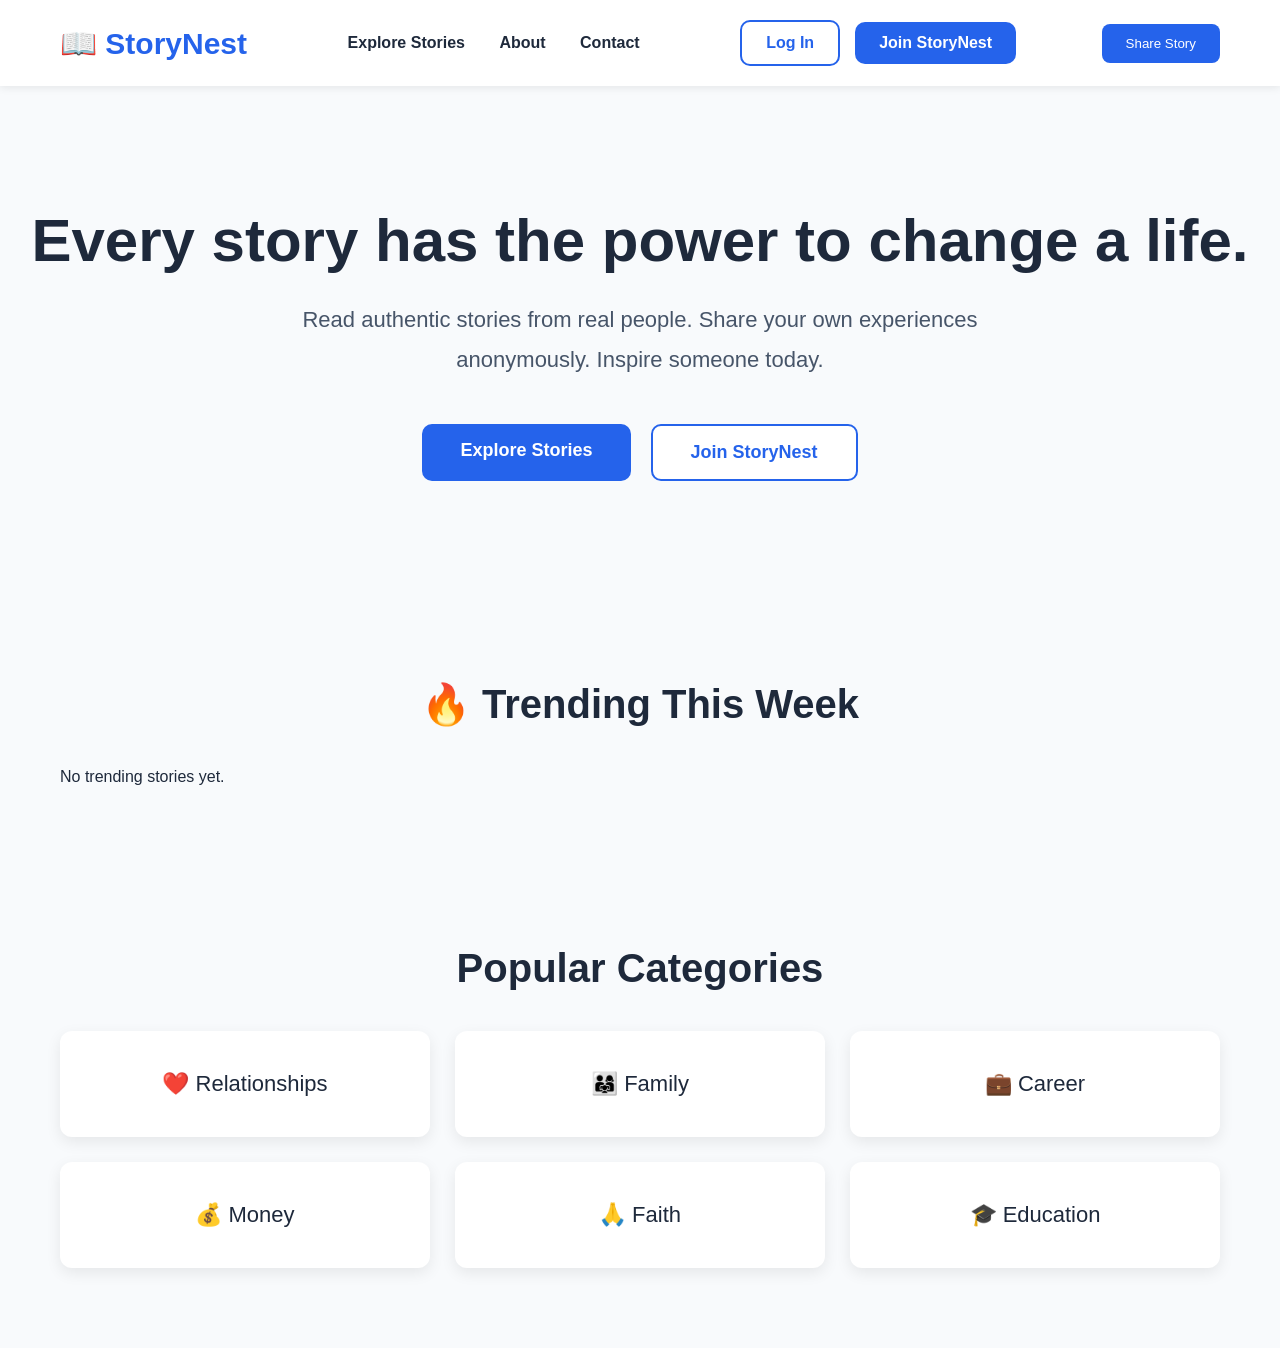
<file: index.html>
<!DOCTYPE html>
<html lang="en">
<head>
    <meta charset="UTF-8">
    <meta name="viewport" content="width=device-width, initial-scale=1.0">
    <title>StoryNest</title>

    <link rel="stylesheet" href="css/style.css">
</head>

<body>

    <header class="navbar">

        <div class="logo">
            📖 StoryNest
        </div>

      <nav>

    <a href="pages/home.html">Explore Stories</a>

    <a href="#">About</a>

    <a href="#">Contact</a>

</nav>

<div class="nav-actions">

    <a href="auth/login.html" class="login-btn">
        Log In
    </a>

    <a href="auth/signup.html" class="signup-btn">
        Join StoryNest
    </a>

</div>

        <button class="share-btn">
            Share Story
        </button>

    </header>

    <main>

        <section class="hero">

           <h1>
    Every story has the power to change a life.
</h1>

    <p>

    Read authentic stories from real people.

    Share your own experiences anonymously.

    Inspire someone today.

</p>

            <div class="hero-buttons">

                <a href="pages/home.html" class="hero-btn">
    Explore Stories
</a>

<a href="auth/signup.html" class="hero-btn secondary">
    Join StoryNest
</a>

            </div>

        </section>
        

<section class="latest-stories">

    <h2>🔥 Trending This Week</h2>

    <div class="story-grid" id="landingTrending"> 

    </div>

</section>

    <section class="categories">

    <h2>Popular Categories</h2>

    <div class="category-grid">

        <div class="card">❤️ Relationships</div>

        <div class="card">👨‍👩‍👧 Family</div>

        <div class="card">💼 Career</div>

        <div class="card">💰 Money</div>

        <div class="card">🙏 Faith</div>

        <div class="card">🎓 Education</div>

    </div>

</section>

    </main>


    <script src="js/script.js"></script>

</body>
</html>
</file>
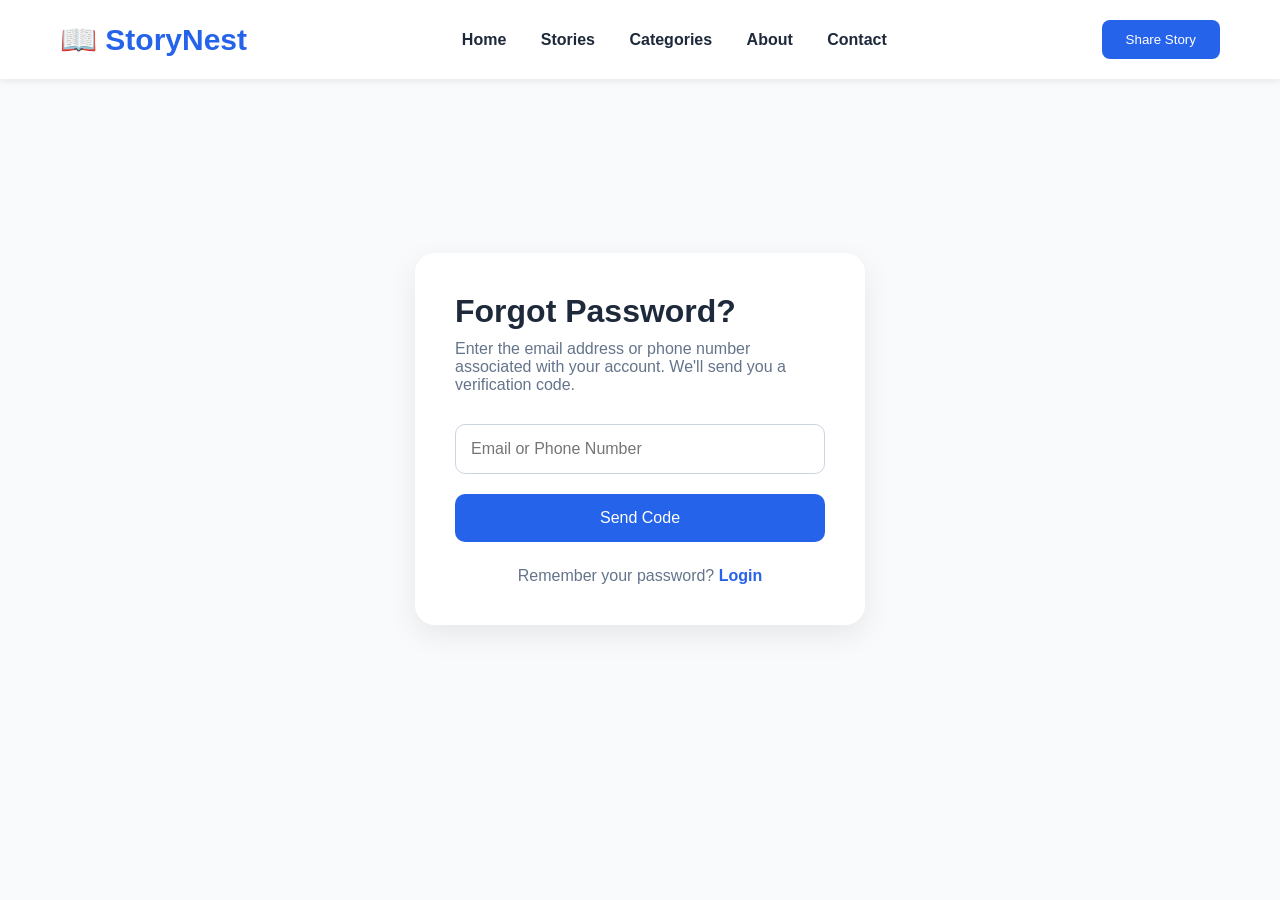
<file: auth/forgot-password.html>
<!DOCTYPE html>
<html lang="en">
<head>
    <meta charset="UTF-8">
    <meta name="viewport" content="width=device-width, initial-scale=1.0">

<title>Forgot Password - StoryNest</title>

    <link rel="stylesheet" href="../css/style.css">
</head>

<body>

 <header class="navbar">

        <div class="logo">
            📖 StoryNest
        </div>

        <nav>

            <a href="#">Home</a>

            <a href="#">Stories</a>

            <a href="#">Categories</a>

            <a href="#">About</a>

            <a href="#">Contact</a>

        </nav>

        <button class="share-btn">
            Share Story
        </button>

    </header>

    <main class="auth-page">

    <div class="auth-card">

    <h1>Forgot Password?</h1>

<p>
Enter the email address or phone number associated with your account.
We'll send you a verification code.
</p>

<form action="verify.html">

    <input
        type="text"
        placeholder="Email or Phone Number"
        required
    >

    <button type="submit">
        Send Code
    </button>

</form>

<div class="auth-footer">

    <p>
        Remember your password?

        <a href="login.html">
            Login
        </a>
    </p>

</div>

    </div>

</main>

<script src="../js/auth.js"></script>

</body>
</html>
</file>
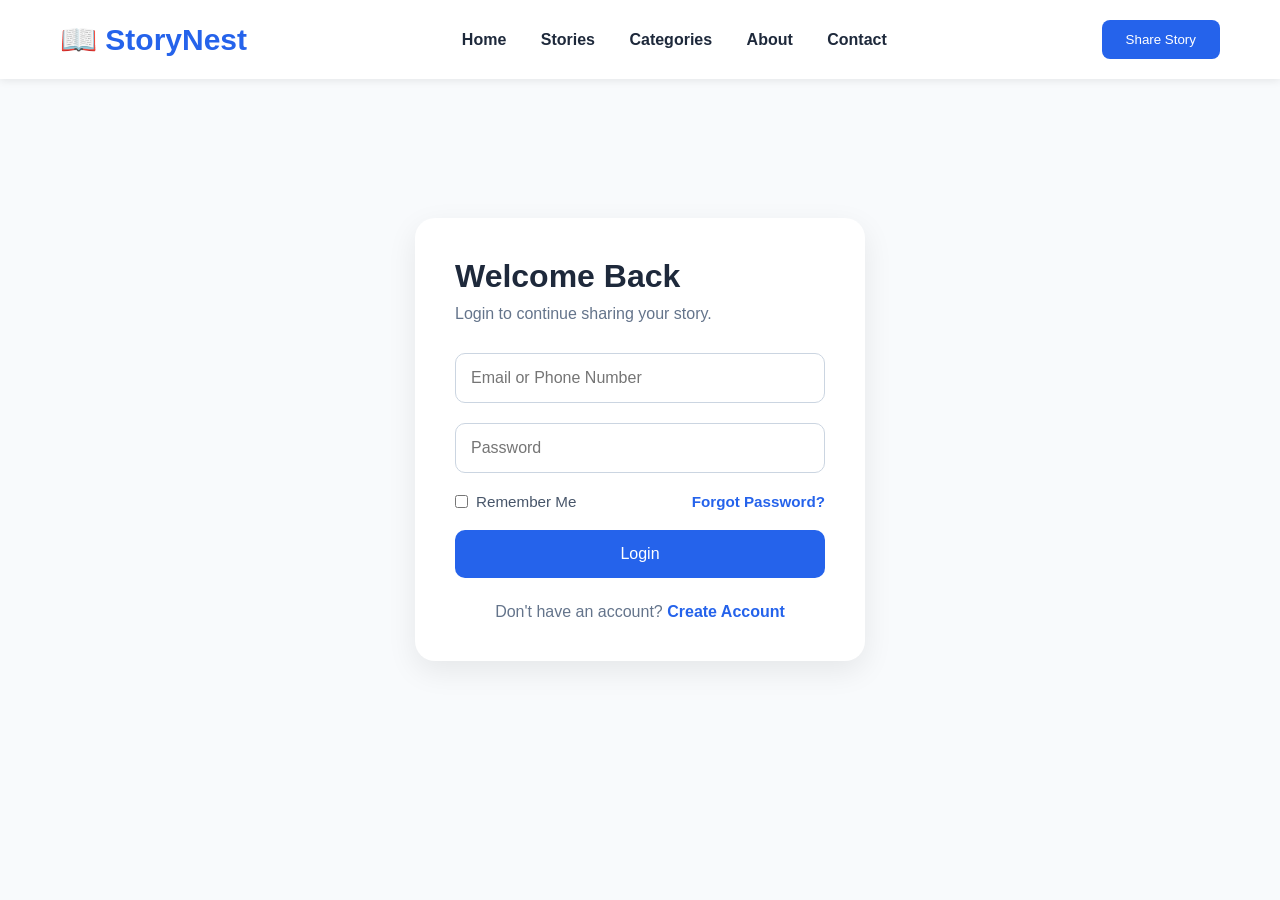
<file: auth/login.html>
<!DOCTYPE html>
<html lang="en">
<head>
    <meta charset="UTF-8">
    <meta name="viewport" content="width=device-width, initial-scale=1.0">

    <title>Login - StoryNest</title>

    <link rel="stylesheet" href="../css/style.css">
</head>

<body>

 <header class="navbar">

        <div class="logo">
            📖 StoryNest
        </div>

        <nav>

            <a href="#">Home</a>

            <a href="#">Stories</a>

            <a href="#">Categories</a>

            <a href="#">About</a>

            <a href="#">Contact</a>

        </nav>

        <button class="share-btn">
            Share Story
        </button>

    </header>

    <main class="auth-page">

    <div class="auth-card">

        <h1>Welcome Back</h1>

<p>Login to continue sharing your story.</p>

<form id="loginForm" action="../index.html">

    <input
        type="text"
        placeholder="Email or Phone Number"
    >

    <input
        type="password"
        placeholder="Password"
    >

    <div class="auth-options">

        <label>

            <input type="checkbox">

            Remember Me

        </label>

     <a href="forgot-password.html">
       Forgot Password?
      </a>

    </div>

    <button type="submit">

        Login

    </button>

</form>

<div class="auth-footer">

    <p>

        Don't have an account?

        <a href="signup.html">

            Create Account

        </a>

    </p>

</div>

    </div>

</main>

<script src="../js/auth.js"></script>

</body>
</html>
</file>
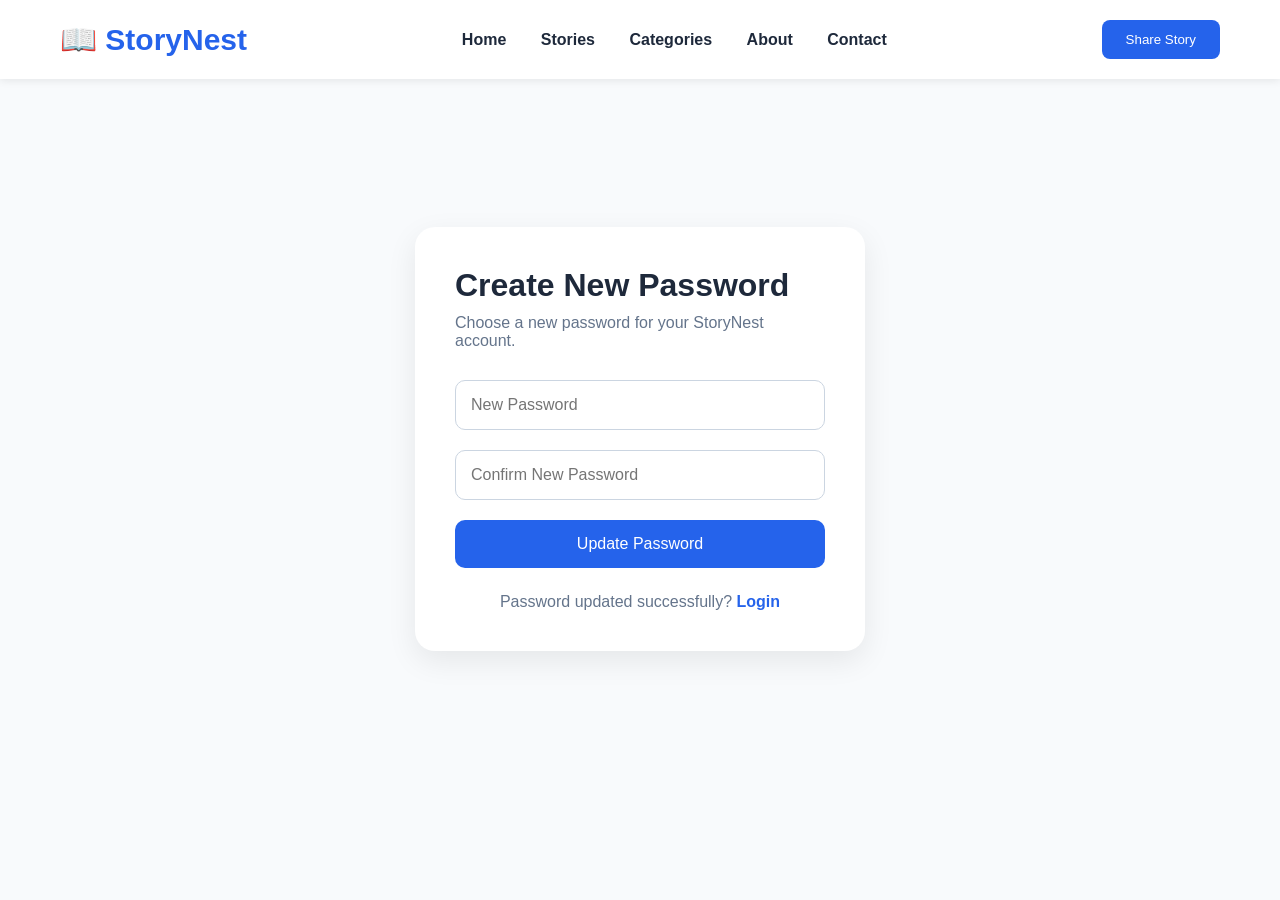
<file: auth/reset-password.html>
<!DOCTYPE html>
<html lang="en">
<head>
    <meta charset="UTF-8">
    <meta name="viewport" content="width=device-width, initial-scale=1.0">

    <title>Reset Password - StoryNest</title>

    <link rel="stylesheet" href="../css/style.css">
</head>

<body>

 <header class="navbar">

        <div class="logo">
            📖 StoryNest
        </div>

        <nav>

            <a href="#">Home</a>

            <a href="#">Stories</a>

            <a href="#">Categories</a>

            <a href="#">About</a>

            <a href="#">Contact</a>

        </nav>

        <button class="share-btn">
            Share Story
        </button>

    </header>

    <main class="auth-page">

    <div class="auth-card">

<h1>Create New Password</h1>

<p>
Choose a new password for your StoryNest account.
</p>

<form action="login.html">

    <input
        type="password"
        placeholder="New Password"
        required
    >

    <input
        type="password"
        placeholder="Confirm New Password"
        required
    >

    <button type="submit">
        Update Password
    </button>

</form>

<div class="auth-footer">

    <p>
        Password updated successfully? <a href="login.html">Login</a>
    </p>

</div>

    </div>

</main>

<script src="../js/auth.js"></script>

</body>
</html>
</file>
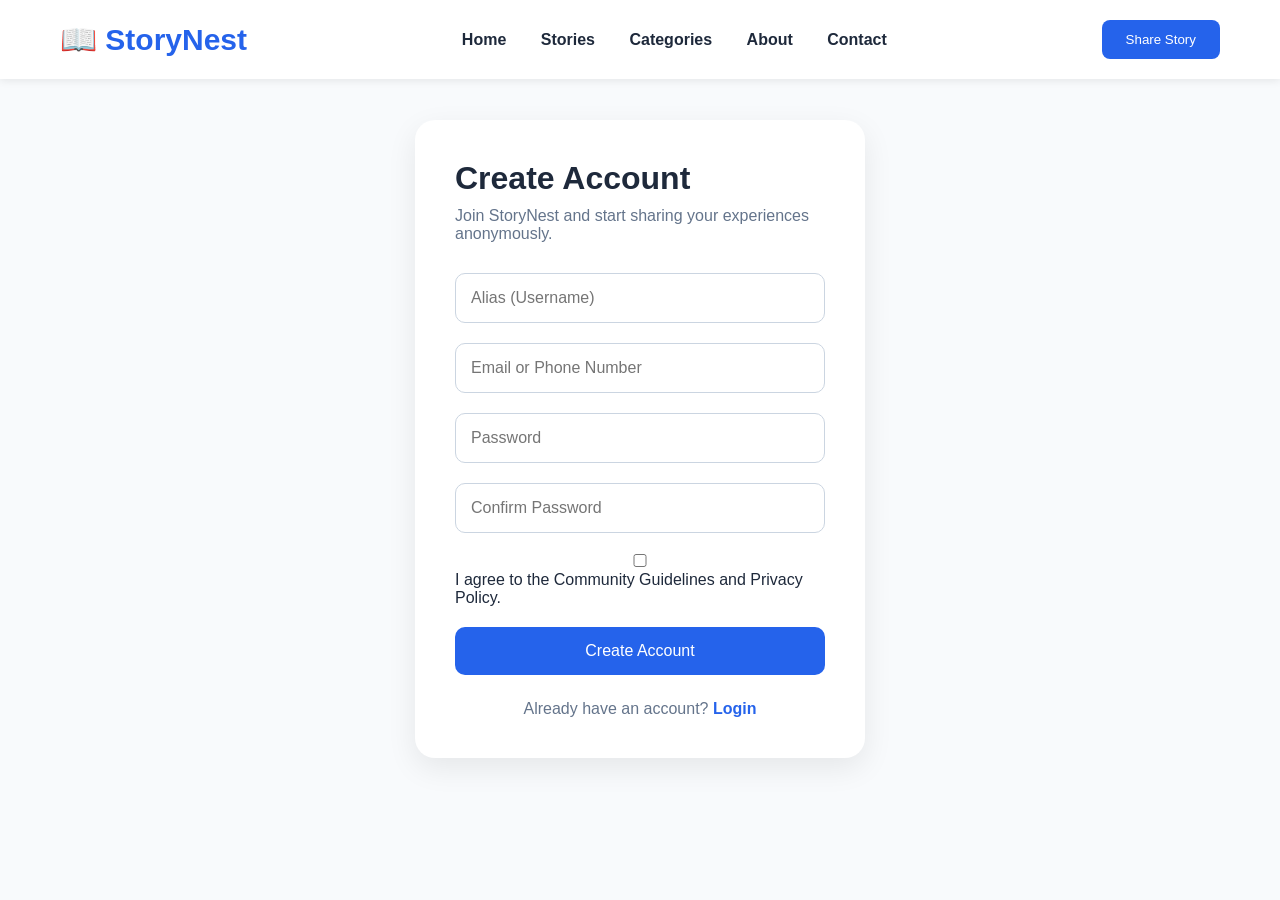
<file: auth/signup.html>
<!DOCTYPE html>
<html lang="en">
<head>
    <meta charset="UTF-8">
    <meta name="viewport" content="width=device-width, initial-scale=1.0">

    <title>Sign Up - StoryNest</title>

    <link rel="stylesheet" href="../css/style.css">
</head>

<body>

 <header class="navbar">

        <div class="logo">
            📖 StoryNest
        </div>

        <nav>

            <a href="#">Home</a>

            <a href="#">Stories</a>

            <a href="#">Categories</a>

            <a href="#">About</a>

            <a href="#">Contact</a>

        </nav>

        <button class="share-btn">
            Share Story
        </button>

    </header>

    <main class="auth-page">

    <div class="auth-card">

    <h1>Create Account</h1>

    <p>Join StoryNest and start sharing your experiences anonymously.</p>

<form id="signupForm">
    
<input
    id="alias"
    type="text"
    placeholder="Alias (Username)"
    required

>

    <input
        id="contact"
        type="text"
        placeholder="Email or Phone Number"
        required
    >

    <input
        id="password"
        type="password"
        placeholder="Password"
        required
    >

    <input
    id="confirmPassword"
    type="password"
    placeholder="Confirm Password"
    required
>



    <label class="terms-check">

    <input 
    id="terms"
    type="checkbox"
     required
     >

    I agree to the Community Guidelines and Privacy Policy.

</label>


    <button type="submit">

    Create Account

    </button>

</form>

<div class="auth-footer">

    <p>

        Already have an account?

        <a href="login.html">

            Login

        </a>

    </p>

</div>

    </div>

</main>

<script src="../js/auth.js"></script>

</body>
</html>
</file>
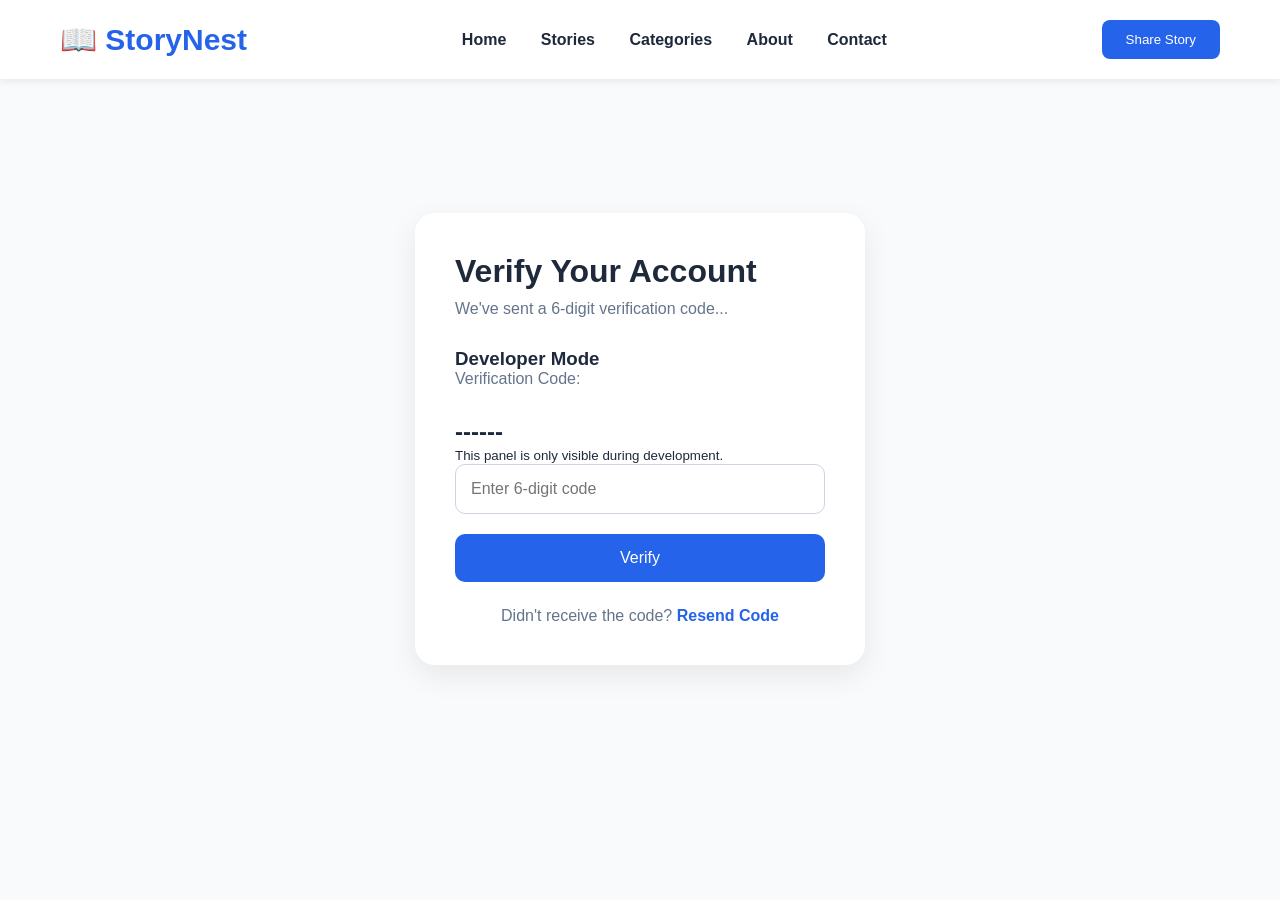
<file: auth/verify.html>
<!DOCTYPE html>
<html lang="en">
<head>
    <meta charset="UTF-8">
    <meta name="viewport" content="width=device-width, initial-scale=1.0">

    <title>Verify Account - StoryNest</title>

    <link rel="stylesheet" href="../css/style.css">
</head>

<body>

 <header class="navbar">

        <div class="logo">
            📖 StoryNest
        </div>

        <nav>

            <a href="#">Home</a>

            <a href="#">Stories</a>

            <a href="#">Categories</a>

            <a href="#">About</a>

            <a href="#">Contact</a>

        </nav>

        <button class="share-btn">
            Share Story
        </button>

    </header>

    <main class="auth-page">

        <div class="auth-card">
        
<h1>Verify Your Account</h1>

 <p id="verificationMessage">
    We've sent a 6-digit verification code...
</p>

<div class="developer-box">

    <h3>Developer Mode</h3>

    <p>Verification Code:</p>

    <h2 id="developerCode">
        ------
    </h2>

    <small>This panel is only visible during development.</small>

</div>

<form id="verifyForm">

    <input
        id="verificationInput"
        type="text"
        maxlength="6"
        placeholder="Enter 6-digit code"
        required
    >

    <button type="submit">
        Verify
    </button>

</form>

<div class="auth-footer">

    <p>
        Didn't receive the code?
        <a href="#">Resend Code</a>
    </p>

</div>

</div>

</main>

<script src="../js/auth.js"></script>

</body>
</html>
</file>
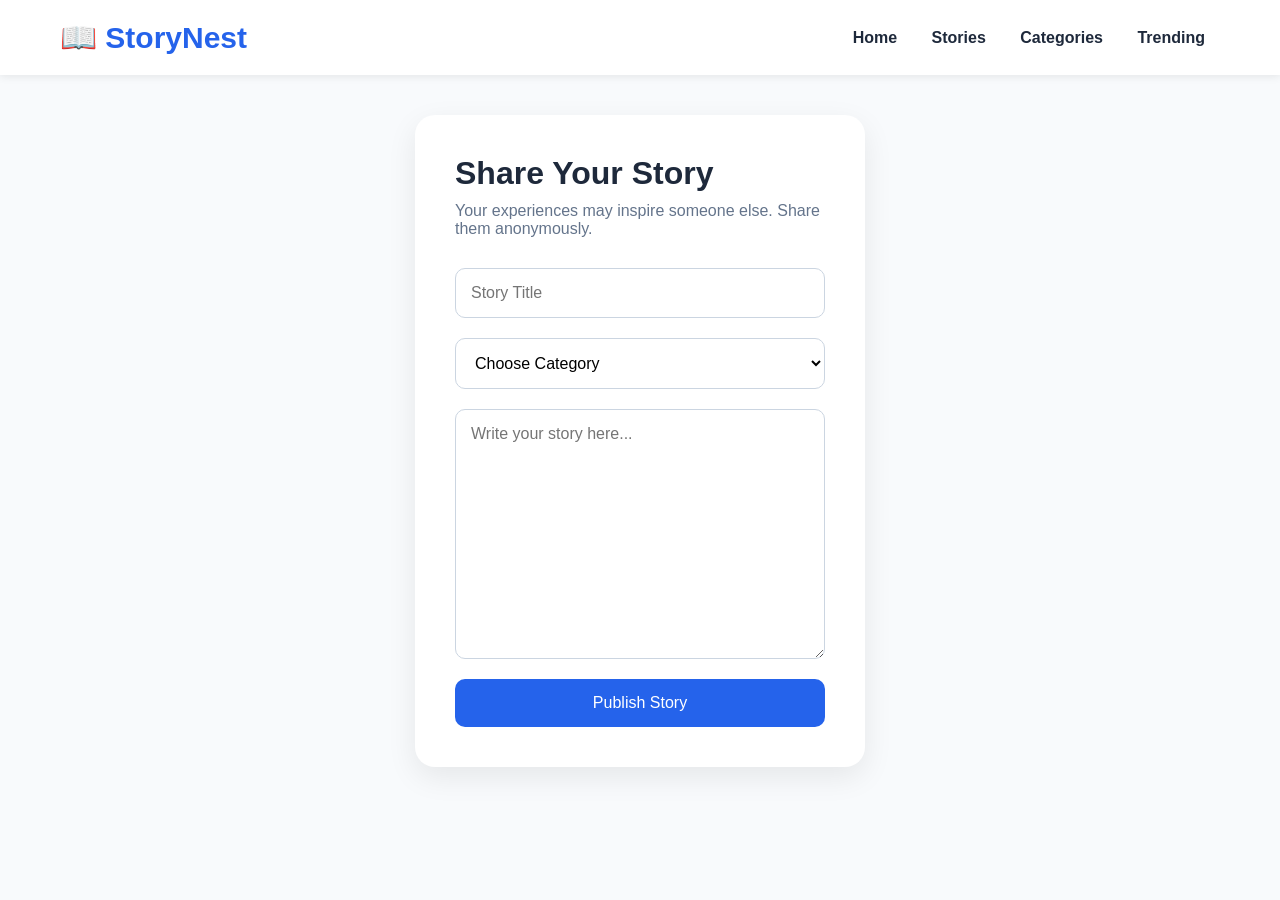
<file: pages/create-story.html>
<!DOCTYPE html>
<html lang="en">
<head>
    <meta charset="UTF-8">
    <meta name="viewport" content="width=device-width, initial-scale=1.0">
    <title>Share Your Story - StoryNest</title>

    <link rel="stylesheet" href="../css/style.css">
</head>

<body>

<header class="navbar">

    <div class="logo">
        📖 StoryNest
    </div>

    <nav>
        <a href="home.html">Home</a>
        <a href="stories.html">Stories</a>
        <a href="#">Categories</a>
        <a href="#">Trending</a>
    </nav>

</header>

<main class="auth-page">

<div class="auth-card">

<h1>Share Your Story</h1>

<p>
Your experiences may inspire someone else.
Share them anonymously.
</p>

<form id="storyForm">

<input
    id="storyTitle"
    type="text"
    placeholder="Story Title"
    required
>

<select id="storyCategory" required>

    <option value="">
        Choose Category
    </option>

</select>

<textarea
    id="storyContent"
    placeholder="Write your story here..."
    rows="12"
    required
></textarea>

<button type="submit">
    Publish Story
</button>

</form>

</div>

</main>

<script src="../js/categories.js"></script>
<script src="../js/auth.js"></script>
<script src="../js/create-story.js"></script>
<script src="../js/navigation.js"></script>

</body>
</html>
</file>
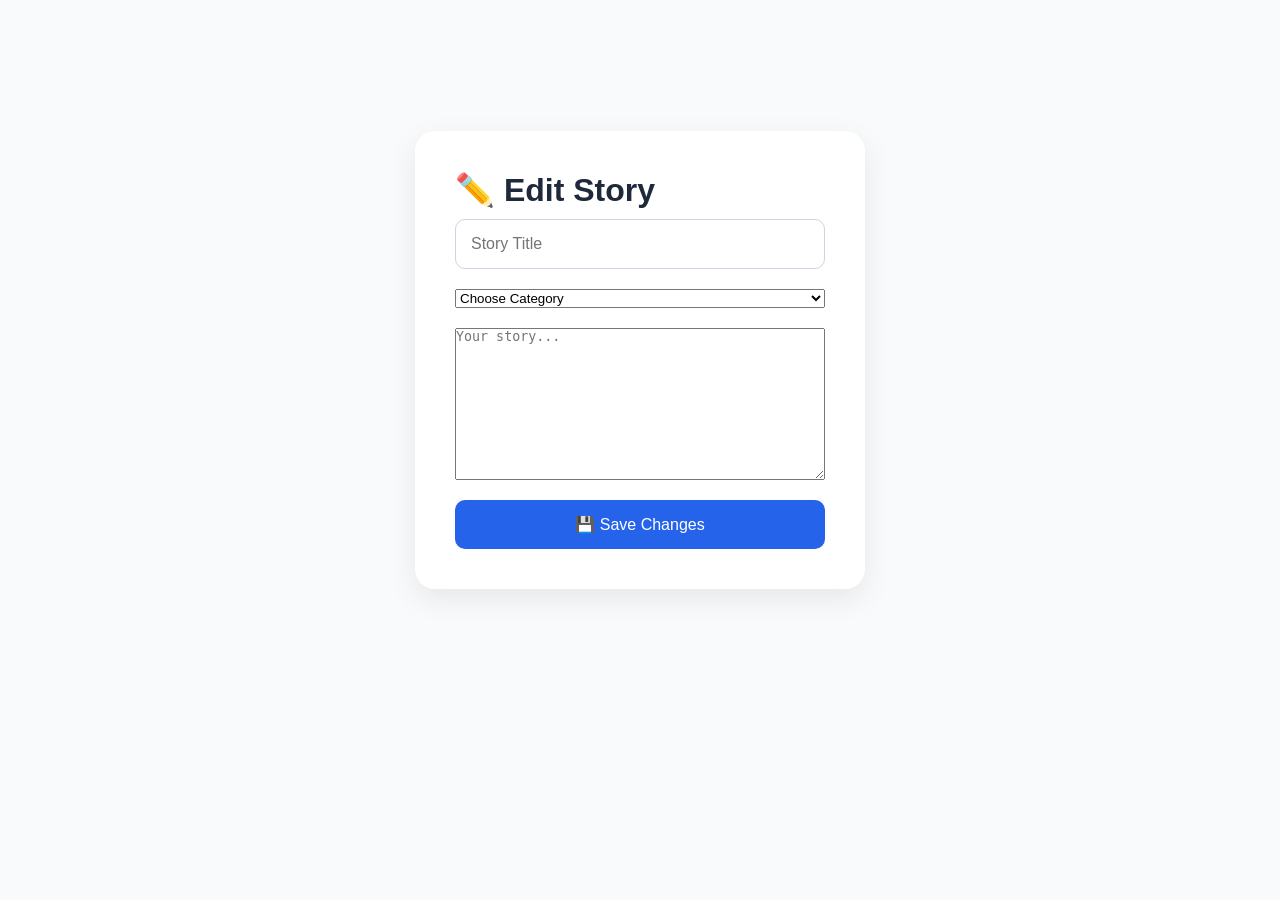
<file: pages/edit-story.html>
<!DOCTYPE html>
<html lang="en">

<head>

    <meta charset="UTF-8">

    <meta name="viewport"
          content="width=device-width, initial-scale=1.0">

    <title>Edit Story | StoryNest</title>

    <link rel="stylesheet"
          href="../css/style.css">

</head>

<body class="auth-page">

    <div class="auth-card">

        <h1>✏️ Edit Story</h1>

        <form id="editStoryForm">

            <input
                type="text"
                id="editTitle"
                placeholder="Story Title"
                required>

            <select
                id="editCategory"
                required>

                <option value="">Choose Category</option>
                <option>Love</option>
                <option>Business</option>
                <option>Family</option>
                <option>Friendship</option>
                <option>Education</option>
                <option>Life</option>

            </select>

            <textarea
                id="editContent"
                rows="10"
                placeholder="Your story..."
                required></textarea>

            <button
                type="submit"
                class="share-btn">

                💾 Save Changes

            </button>

        </form>

    </div>

    <script src="../js/edit-story.js"></script>
    <script src="../js/navigation.js"></script>

</body>

</html>
</file>
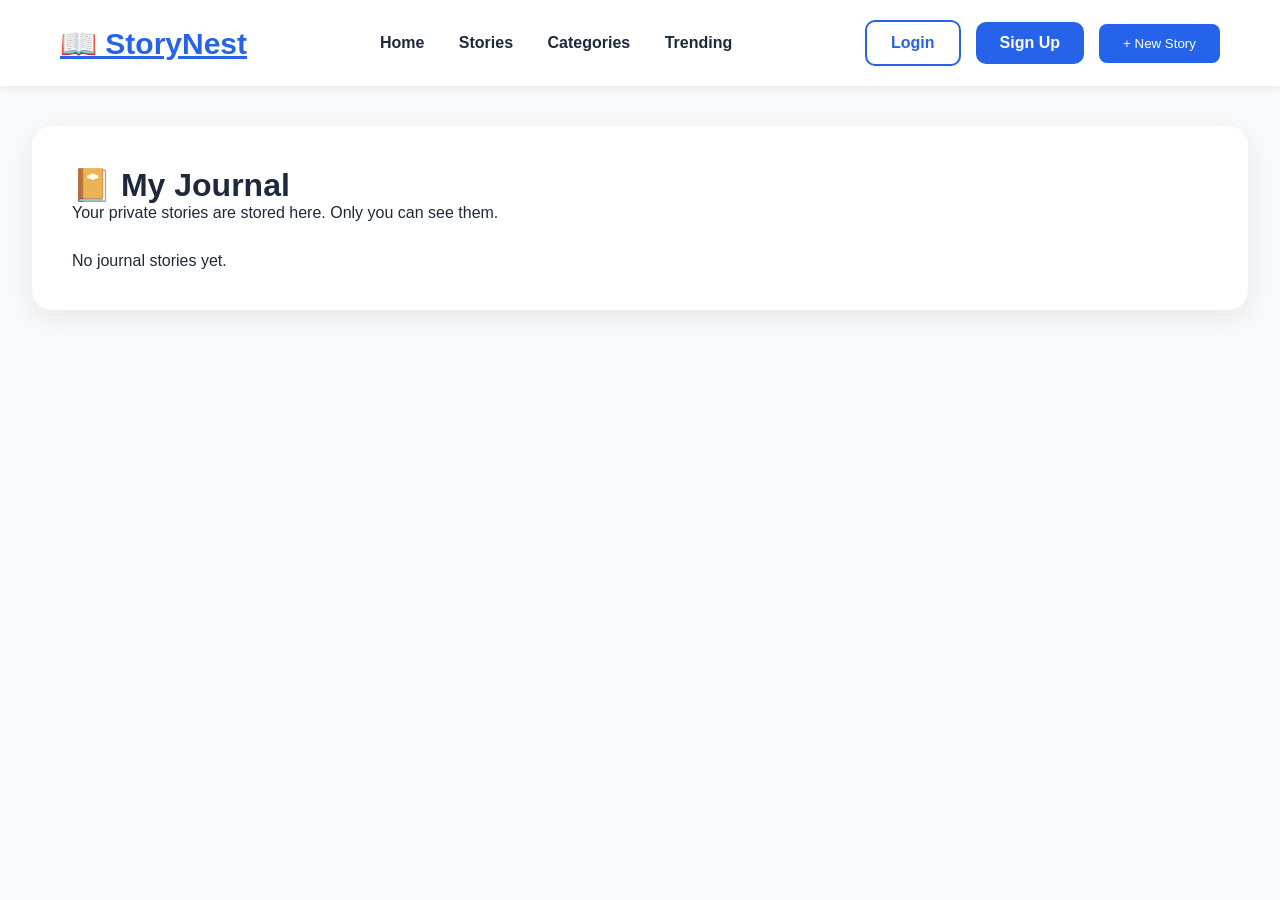
<file: pages/journal.html>
<!DOCTYPE html>
<html lang="en">

<head>

    <meta charset="UTF-8">

    <meta name="viewport"
          content="width=device-width, initial-scale=1.0">

    <title>My Journal | StoryNest</title>

    <link rel="stylesheet"
          href="../css/style.css">

</head>

<body>

    <!-- ===============================
         Navigation Bar
    ================================ -->

    <header class="navbar">

        <a href="home.html" class="logo">
            📖 StoryNest
        </a>

        <nav class="nav-links">

            <a href="home.html">Home</a>

            <a href="stories.html">Stories</a>

            <a href="categories.html">Categories</a>

            <a href="#">Trending</a>

        </nav>

        <div id="navActions" class="nav-actions"></div>

    </header>

    <!-- ===============================
         Journal Content
    ================================ -->

    <main>

        <div class="journal-container">

            <h1>📔 My Journal</h1>

            <p>
                Your private stories are stored here.
                Only you can see them.
            </p>

            <div id="journalStories">

                <p>No journal stories yet.</p>

            </div>

        </div>

    </main>

    <!-- ===============================
         JavaScript
    ================================ -->

    <script src="../js/journal.js"></script>
    <script src="../js/navigation.js"></script>

</body>

</html>
</file>
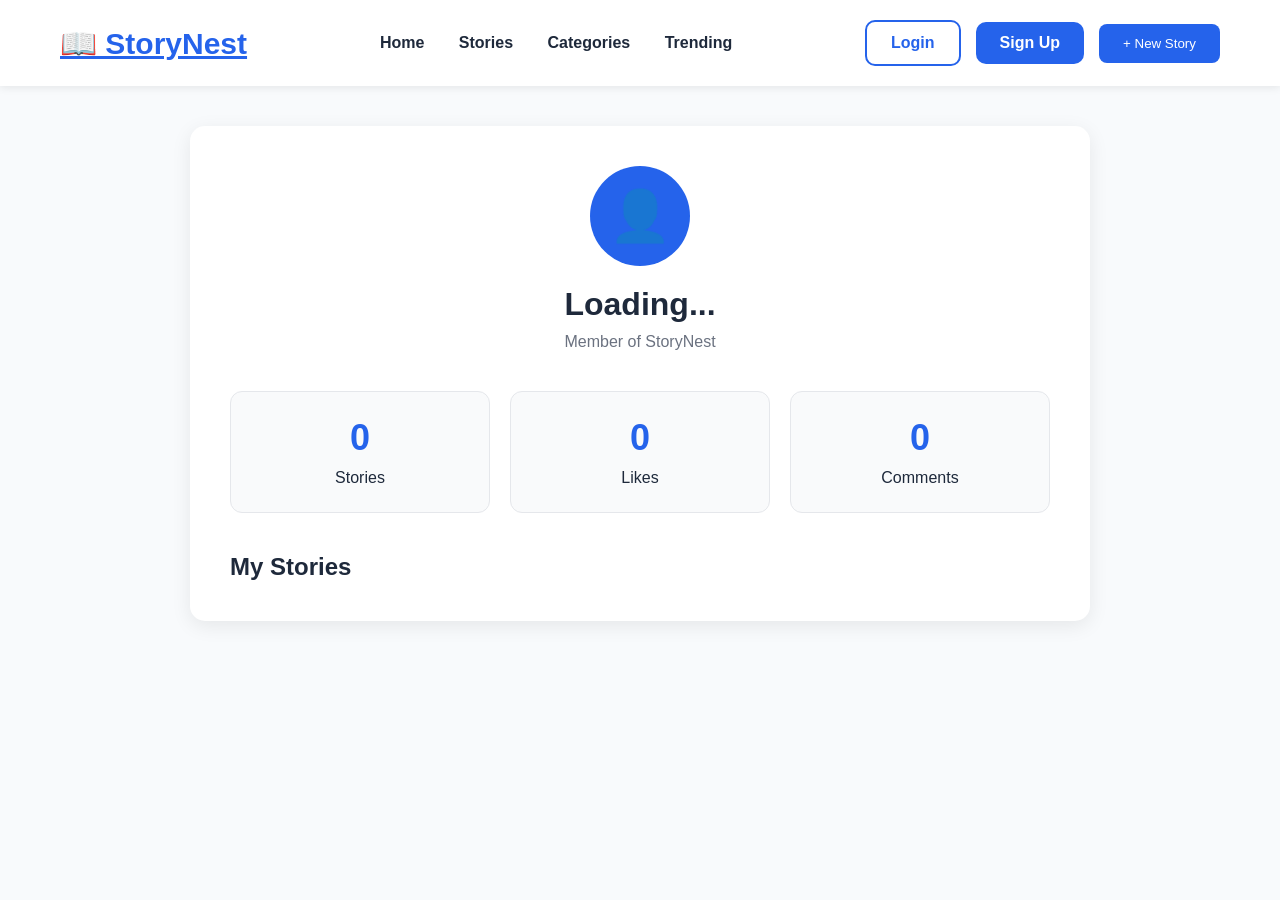
<file: pages/profile.html>
<!DOCTYPE html>
<html lang="en">

<head>

    <meta charset="UTF-8">

    <meta name="viewport"
          content="width=device-width, initial-scale=1.0">

    <title>Profile | StoryNest</title>

    <link rel="stylesheet"
          href="../css/style.css">

</head>

<body>

<header class="navbar">

    <a href="home.html" class="logo">

        📖 StoryNest

    </a>

    <nav class="nav-links">

        <a href="home.html">Home</a>

        <a href="stories.html">Stories</a>

        <a href="categories.html">Categories</a>

        <a href="#">Trending</a>

    </nav>

    <div id="navActions" class="nav-actions"></div>

</header>

<main>

    <div class="profile-container">

        <div class="profile-header">

            <div class="profile-avatar">

                👤

            </div>

            <h1 id="profileAlias">

                Loading...

            </h1>

            <p id="profileJoined">

                Joined: ...

            </p>

        </div>

        <div class="profile-stats">

            <div class="stat-card">

                <h2 id="storyCount">0</h2>

                <p>Stories</p>

            </div>

            <div class="stat-card">

                <h2 id="likesCount">0</h2>

                <p>Likes</p>

            </div>

            <div class="stat-card">

                <h2 id="commentsCount">0</h2>

                <p>Comments</p>

            </div>

        </div>

        <section class="profile-stories">

            <h2>My Stories</h2>

            <div id="userStories">

            </div>

        </section>

    </div>

</main>

<script src="../js/profile.js"></script>
<script src="../js/navigation.js"></script>

</body>

</html>
</file>
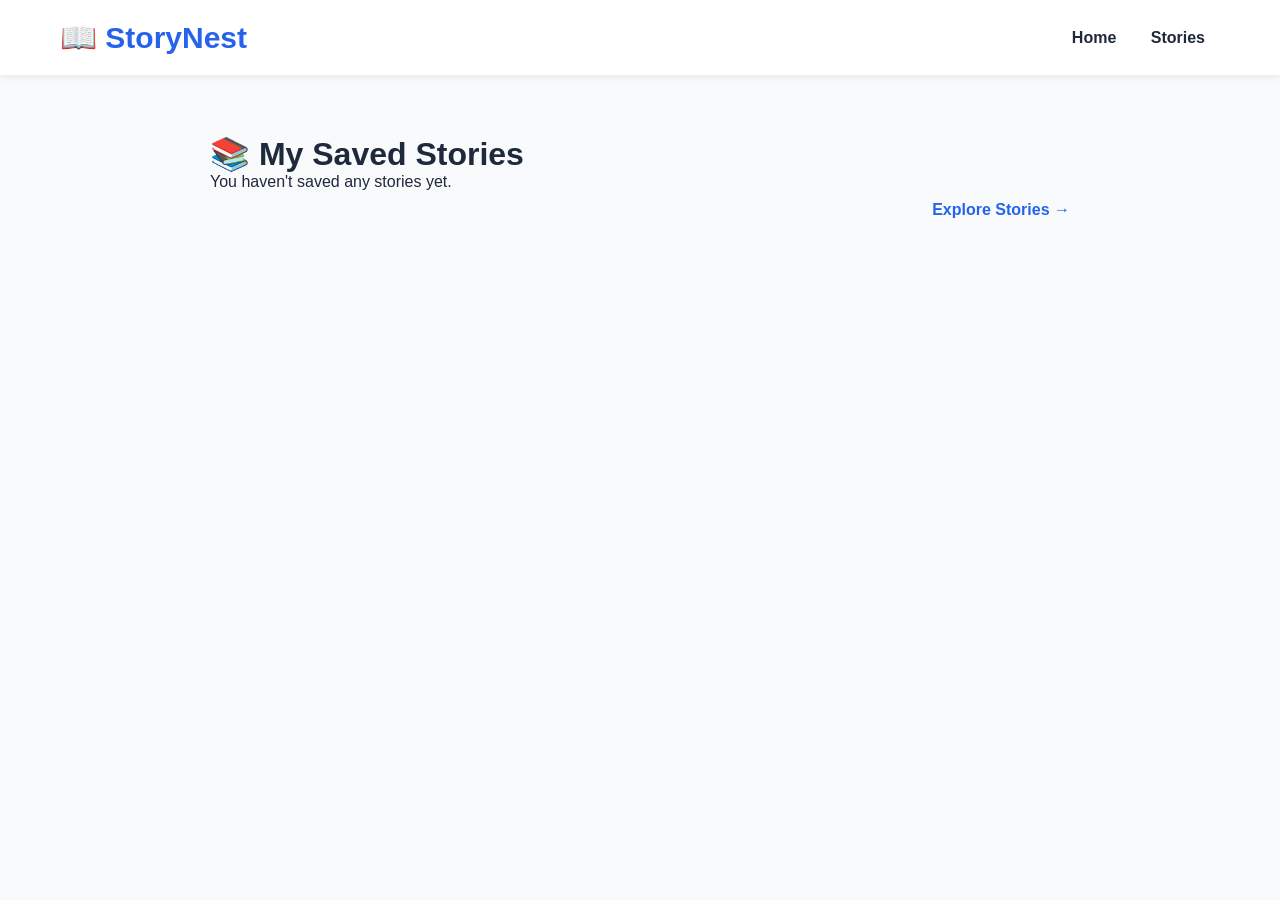
<file: pages/saved-stories.html>
<!DOCTYPE html>
<html lang="en">

<head>

<meta charset="UTF-8">

<meta name="viewport"
content="width=device-width, initial-scale=1.0">

<title>Saved Stories</title>

<link rel="stylesheet" href="../css/style.css">

</head>

<body>

<header class="navbar">

    <div class="logo">
        📖 StoryNest
    </div>

    <nav>

        <a href="home.html">Home</a>

        <a href="stories.html">Stories</a>

    </nav>

</header>

<main class="feed-page">

    <h1>📚 My Saved Stories</h1>

    <div id="savedStoriesContainer">

    </div>

</main>

<script src="../js/auth.js"></script>
<script src="../js/categories.js"></script>
<script src="../js/navigation.js"></script>
<script src="../js/saved-stories.js"></script>

</body>

</html>
</file>
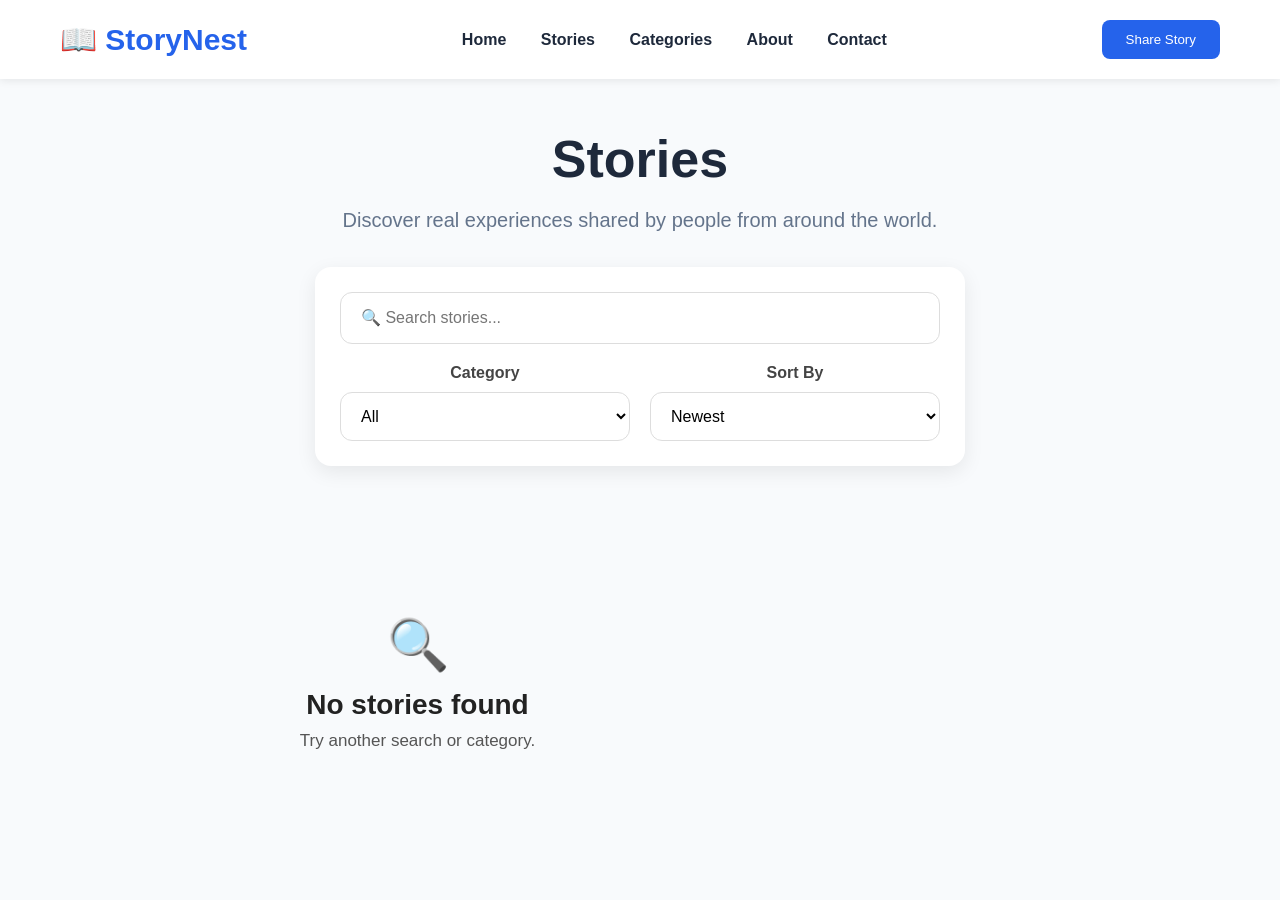
<file: pages/stories.html>
<!DOCTYPE html>
<html lang="en">

<head>

    <meta charset="UTF-8">

    <meta name="viewport"
          content="width=device-width, initial-scale=1.0">

    <title>Stories - StoryNest</title>

    <link rel="stylesheet"
          href="../css/style.css">

</head>

<body>

    <header class="navbar">

        <div class="logo">
            📖 StoryNest
        </div>

        <nav>

            <a href="../index.html">Home</a>

            <a href="stories.html">Stories</a>

            <a href="#">Categories</a>

            <a href="#">About</a>

            <a href="#">Contact</a>

        </nav>

        <button class="share-btn">
            Share Story
        </button>

    </header>

    <main>

        <section class="stories-hero">

            <h1>Stories</h1>

            <p>
                Discover real experiences shared by people from around the world.
            </p>

<div class="filters-card">

    <div class="search-container">

        <input
            type="text"
            id="searchBox"
            placeholder="🔍 Search stories...">

    </div>

    <div class="story-filters">

        <div class="filter-group">

            <label for="categoryFilter">

                Category

            </label>

            <select id="categoryFilter">

                <option value="All">

                    All

                </option>

            </select>

        </div>

        <div class="filter-group">

            <label for="sortFilter">

                Sort By

            </label>

            <select id="sortFilter">

                <option value="newest">

                    Newest

                </option>

                <option value="oldest">

                    Oldest

                </option>

                <option value="likes">

                    Most Liked

                </option>

                <option value="views">

                    Most Viewed

                </option>

            </select>

        </div>

    </div>

</div>

        </section>

        <section class="stories-list">

            <div
                class="stories-grid"
                id="storiesGrid">

            </div>

        </section>

    </main>

<script src="../js/storage.js"></script>
<script src="../js/categories.js"></script>
<script src="../js/navigation.js"></script>
<script src="../js/stories.js"></script>

</body>

</html>
</file>
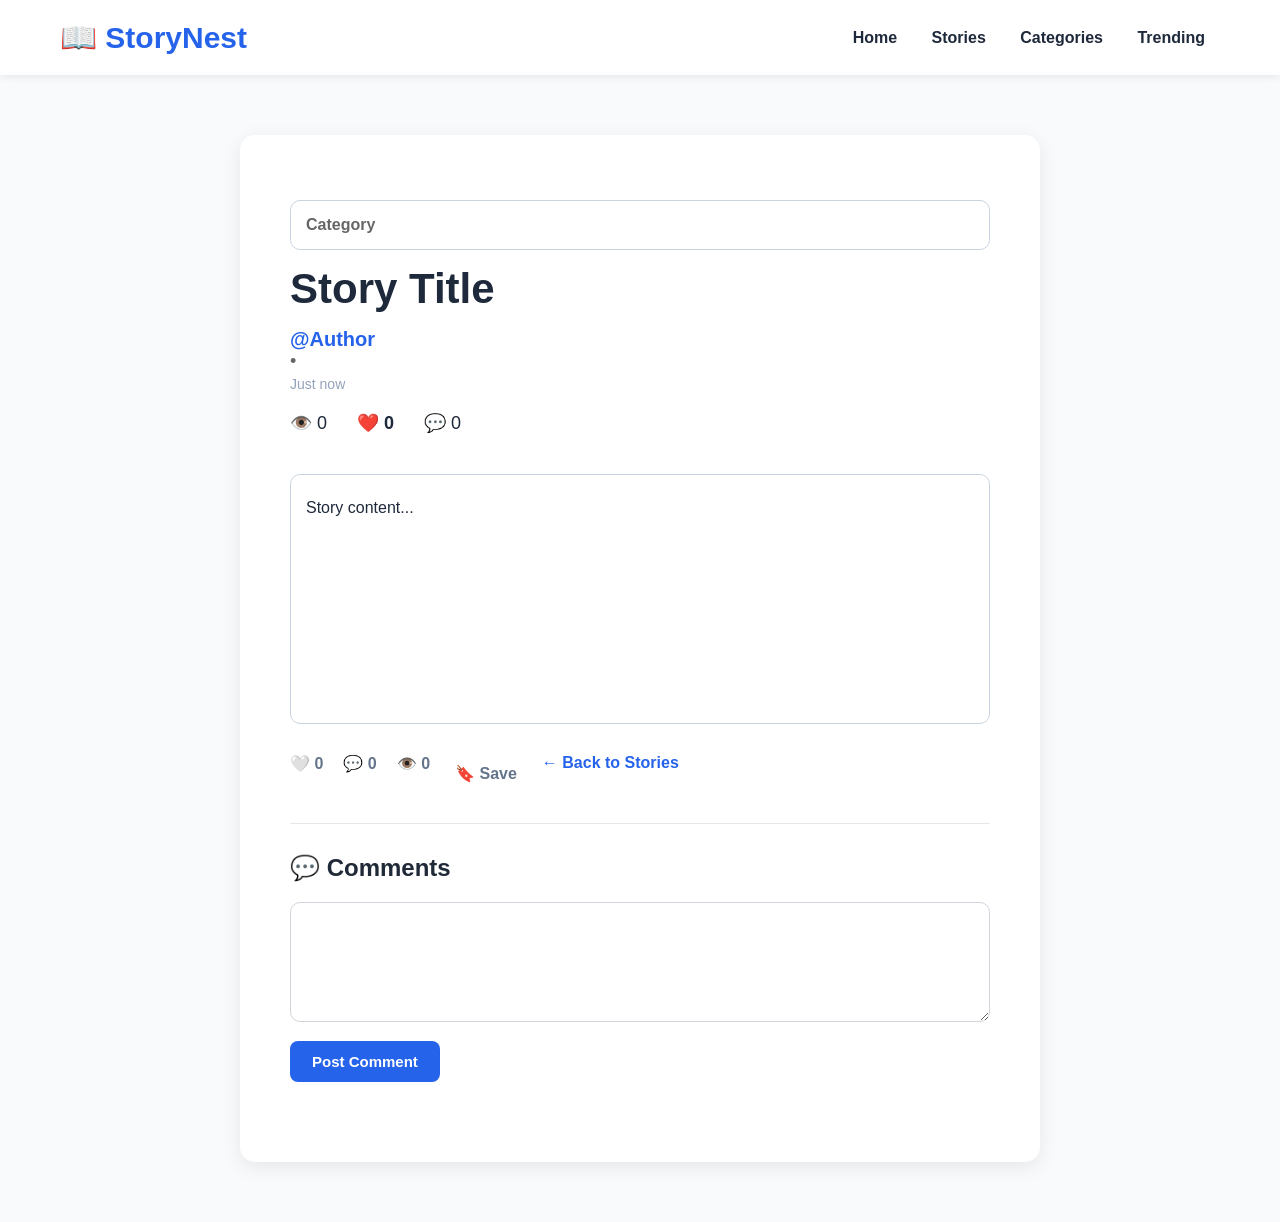
<file: pages/story.html>
<!DOCTYPE html>
<html lang="en">

<head>

    <meta charset="UTF-8">

    <meta name="viewport"
          content="width=device-width, initial-scale=1.0">

    <title>StoryNest</title>

    <link rel="stylesheet" href="../css/style.css">

</head>

<body>

<header class="navbar">

    <div class="logo">
        📖 StoryNest
    </div>

    <nav>

        <a href="home.html">Home</a>

        <a href="stories.html">Stories</a>

        <a href="#">Categories</a>

        <a href="#">Trending</a>

    </nav>

</header>

<main class="story-page">

<div class="story-container">

<div class="story-category"
     id="storyCategory">

Category

</div>

<h1 id="storyTitle">

Story Title

</h1>

<p class="story-author">

<strong id="storyAuthor">

@Author

</strong>

•

<span id="storyTime">

Just now

</span>

</p>

<div class="story-meta">

<span id="storyViews">

👁️ 0

</span>

<span id="storyLikes" class="story-action">

❤️ 0

</span>

<span id="storyComments">

💬 0

</span>

</div>

<div class="story-content"
     id="storyContent">

Story content...

</div>

<div class="story-footer">

    <div class="story-stats">

        <span id="storyLikes" class="story-action">🤍 0</span>

        <span>💬 0</span>

        <span>👁️ 0</span>

    </div>

    <div class="story-actions">

        <span id="saveStory" class="story-action">
            🔖 Save
        </span>

    </div>

    <a href="home.html" class="read-link">

        ← Back to Stories

    </a>

    </div>

<section class="comments-section">

    <h2>💬 Comments</h2>

    <textarea
        id="commentInput"
        placeholder="Write your comment...">
    </textarea>

    <button id="postCommentBtn">

        Post Comment

    </button>

    <div id="commentsContainer">

    </div>

</section>

</div>

</main>

<script src="../js/storage.js"></script>
<script src="../js/categories.js"></script>
<script src="../js/auth.js"></script>
<script src="../js/navigation.js"></script>
<script src="../js/comments.js"></script>
<script src="../js/story.js"></script>

</body>

</html>
</file>
<file: css/style.css>
*{
    margin:0;
    padding:0;
    box-sizing:border-box;
}

body{

    font-family:Arial, Helvetica, sans-serif;

    background:#F8FAFC;

    color:#1E293B;

}

.navbar{

    display:flex;

    justify-content:space-between;

    align-items:center;

    padding:20px 60px;

    background:white;

    box-shadow:0 2px 8px rgba(0,0,0,.08);

}

.logo{

    font-size:30px;

    font-weight:bold;

    color:#2563EB;

}

nav a{

    text-decoration:none;

    color:#1E293B;

    margin:0 15px;

    font-weight:600;

}

nav a:hover{

    color:#2563EB;

}

.share-btn{

    background:#2563EB;

    color:white;

    border:none;

    padding:12px 24px;

    border-radius:8px;

    cursor:pointer;

}

.hero{

    text-align:center;

    padding:120px 20px;

}

.hero h1{

    font-size:60px;

    margin-bottom:25px;

}

.hero p{

    max-width:700px;

    margin:auto;

    font-size:22px;

    line-height:1.8;

    color:#475569;

}

.hero-buttons{

    margin-top:45px;

    display:flex;

    justify-content:center;

    gap:20px;

}

.hero-btn{

    display:inline-block;

    padding:16px 38px;

    font-size:18px;

    font-weight:600;

    border-radius:10px;

    text-decoration:none;

    transition:0.3s;

}

.hero-btn:first-child{

    background:#2563EB;

    color:#ffffff;

}

.hero-btn:first-child:hover{

    background:#1d4ed8;

}

.hero-btn.secondary{

    background:#ffffff;

    color:#2563EB;

    border:2px solid #2563EB;

}

.hero-btn.secondary:hover{

    background:#2563EB;

    color:#ffffff;

}
.secondary{

    background:white !important;

    color:#2563EB !important;

    border:2px solid #2563EB !important;

}

.categories{

    padding:80px 60px;

    text-align:center;

}

.categories h2{

    font-size:40px;

    margin-bottom:40px;

}

.category-grid{

    display:grid;

    grid-template-columns:repeat(3,1fr);

    gap:25px;

}

.card{

    background:white;

    padding:40px;

    border-radius:12px;

    box-shadow:0 5px 15px rgba(0,0,0,.08);

    font-size:22px;

    transition:.3s;

}

.card:hover{

    transform:translateY(-8px);

    cursor:pointer;

}
.latest-stories{

    padding:80px 60px;

}

.latest-stories h2{

    text-align:center;

    font-size:40px;

    margin-bottom:40px;

}

.story-grid{

    display:grid;

    grid-template-columns:repeat(3,1fr);

    gap:30px;

}

.story-card{

    background:white;

    border-radius:12px;

    padding:25px 25px 18px;

    box-shadow:0 5px 15px rgba(0,0,0,.08);

    transition:.3s;

}

.story-card:hover{

    transform:translateY(-8px);

}

.story-category{

    display:inline-block;

    background:#DBEAFE;

    color:#2563EB;

    padding:6px 12px;

    border-radius:20px;

    margin:15px 0;

    font-size:14px;

}

.story-card p{

    color:#475569;

    line-height:1.7;

}

.story-footer{

    margin-top:20px;

    color:#64748B;

}
footer{

    background:#0F172A;

    color:white;

    margin-top:100px;

    padding:60px 20px;

    text-align:center;

}

.footer-content h2{

    font-size:36px;

    margin-bottom:20px;

}

.footer-links{

    margin:30px 0;

}

.footer-links a{

    color:white;

    text-decoration:none;

    margin:0 15px;

}

.footer-links a:hover{

    color:#60A5FA;

}

.copyright{

    color:#94A3B8;

}

/* STORIES PAGE */

.stories-hero{

    text-align:center;

    padding:50px 20px 20px;

}

.stories-hero h1{

    font-size:52px;

    margin-bottom:20px;

    color:#1E293B;

}

.stories-hero p{

    font-size:20px;

    color:#64748B;

    max-width:700px;

    margin:0 auto 35px;

}

.search-box{

    width:100%;

    max-width:500px;

    padding:16px 20px;

    border:1px solid #CBD5E1;

    border-radius:12px;

    font-size:16px;

    outline:none;

    transition:.3s;

}

.search-box:focus{

    border-color:#2563EB;

    box-shadow:0 0 10px rgba(37,99,235,.2);

}

/* CATEGORY BUTTONS */

.category-buttons{

    margin-top:35px;

    display:flex;

    justify-content:center;

    flex-wrap:wrap;

    gap:15px;

}

.category{

    padding:12px 22px;

    border:1px solid #CBD5E1;

    background:white;

    border-radius:30px;

    cursor:pointer;

    font-size:15px;

    transition:.3s;

}

.category:hover{

    background:#2563EB;

    color:white;

    border-color:#2563EB;

}

.category.active{

    background:#2563EB;

    color:white;

    border-color:#2563EB;

}

/* STORY CARD */

.stories-list{

    max-width:900px;

    margin:60px auto;

    padding:0 20px;

}

.story-card{

    background:white;

    border-radius:16px;

    padding:30px;

    box-shadow:0 5px 20px rgba(0,0,0,.08);

}

.story-card h2{

    color:#1E293B;

    margin-bottom:10px;

}

.author{

    color:#2563EB;

    margin-bottom:20px;

    font-weight:bold;

}

.excerpt{

    color:#475569;

    line-height:1.8;

    margin-bottom:25px;

}

.story-footer{

    display:flex;

    gap:25px;

    margin-bottom:20px;

}

.read-more{

    color:#2563EB;

    text-decoration:none;

    font-weight:bold;

}

.read-more:hover{

    text-decoration:underline;

}

.stories-grid{
    display:grid;
    grid-template-columns:repeat(2, 1fr);
    gap:30px;
    margin-top:10px;
}

/* STORY PAGE */

.story-page{

    padding:60px 20px;

}

.story-container{

    max-width:800px;

    margin:auto;

    background:white;

    padding:50px;

    border-radius:15px;

    box-shadow:0 5px 20px rgba(0,0,0,.08);

}

.story-category{

    display:inline-block;

    background:#dbeafe;

    color:#2563eb;

    padding:8px 16px;

    border-radius:20px;

    font-size:14px;

    margin-bottom:20px;

}

.story-container h1{

    font-size:42px;

    margin-bottom:15px;

}

.story-author{

    font-size:18px;

    color:#666;

    margin-bottom:20px;

}

.story-meta{

    display:flex;

    gap:30px;

    margin-bottom:40px;

    font-size:18px;

}

.story-content{

    line-height:2.2;

    font-size:20px;

}

.story-content p{

    margin-bottom:25px;

}

/* ===========================
   Authentication Pages
=========================== */

.auth-page{

    display:flex;

    justify-content:center;

    align-items:center;

    min-height:80vh;

    padding:40px;

}

.auth-card{

    width:100%;

    max-width:450px;

    background:white;

    padding:40px;

    border-radius:20px;

    box-shadow:0 10px 30px rgba(0,0,0,.08);

}

.auth-card h1{

    font-size:2rem;

    color:#1E293B;

    margin-bottom:10px;

}

.auth-card p{

    color:#64748B;

    margin-bottom:30px;

}

.auth-card form{

    display:flex;

    flex-direction:column;

    gap:20px;

}

.auth-card input{

    width:100%;

    padding:15px;

    border:1px solid #CBD5E1;

    border-radius:10px;

    font-size:1rem;

}

.auth-card input:focus{

    outline:none;

    border-color:#2563EB;

}

.auth-card button{

    background:#2563EB;

    color:white;

    border:none;

    padding:15px;

    border-radius:10px;

    font-size:1rem;

    cursor:pointer;

    transition:.3s;

}

.auth-card button:hover{

    background:#1D4ED8;

}

.auth-options{

    display:flex;

    justify-content:space-between;

    align-items:center;

    font-size:.95rem;

}

.auth-options label{

    display:flex;

    align-items:center;

    gap:8px;

    color:#475569;

}

.auth-options input{

    width:auto;

}

.auth-options a{

    text-decoration:none;

    color:#2563EB;

    font-weight:600;

}

.auth-options a:hover{

    text-decoration:underline;

}

.auth-footer{

    text-align:center;

    margin-top:25px;

}

.auth-footer p{

    margin:0;

}

.auth-footer a{

    color:#2563EB;

    text-decoration:none;

    font-weight:600;

}

.auth-footer a:hover{

    text-decoration:underline;

}

/* ===========================
   Developer Panel
=========================== */

.developer-panel{

    background:#FFF7ED;

    border:2px dashed #F59E0B;

    padding:20px;

    border-radius:12px;

    margin:25px 0;

    text-align:center;

}

.developer-panel h3{

    color:#B45309;

    margin-bottom:10px;

}

.developer-panel h2{

    letter-spacing:8px;

    font-size:2rem;

    margin:10px 0;

    color:#1E293B;

}

.developer-panel small{

    color:#64748B;

}

/* ===========================
   Story Feed
=========================== */

.feed-page{

    max-width:900px;

    margin:40px auto;

    padding:20px;

}

.story-card{

    background:white;

    border-radius:16px;

    padding:25px;

    margin-bottom:25px;

    box-shadow:0 4px 12px rgba(0,0,0,.08);

    transition:.3s;

}

.story-card:hover{

    transform:translateY(-3px);

    box-shadow:0 10px 25px rgba(0,0,0,.12);

}

.story-header{

    display:flex;

    justify-content:space-between;

    align-items:center;

    margin-bottom:15px;

}

.story-author{

    display:flex;

    flex-direction:column;

}
.story-author strong{

    color:#2563EB;

    font-size:20px;

}

.story-author span{

    color:#94A3B8;

    font-size:14px;

    margin-top:4px;

}

.story-category{

    display:inline-block;

    background:#DBEAFE;

    color:#2563EB;

    padding:6px 14px;

    border-radius:20px;

    font-size:13px;

    font-weight:600;

    margin-bottom:12px;

}

.story-title{

    margin-bottom:15px;

    color:#1E293B;

}

.story-preview{

    color:#475569;

    line-height:1.7;

}

.story-footer{

    display:flex;

    justify-content:flex-start;

    gap:25px;

    margin-top:20px;

    margin-bottom:15px;

    font-weight:600;

}

.story-stats{

    display:flex;

    gap:20px;

    align-items:center;

}

.read-btn{

    margin-left:auto;

    background:#2F5BEA;

    color:white;

    border:none;

    padding:10px 20px;

    border-radius:8px;

    cursor:pointer;

    font-size:15px;

    font-weight:600;

    transition:.3s;

}

.read-btn:hover{

    background:#1f49d8;

    transform:translateY(-2px);

}

.read-link{

    display:block;

    text-align:right;

    margin-top:10px;

    color:#2563EB;

    text-decoration:none;

    font-weight:700;

    font-size:16px;

    transition:.3s;

}

.read-link:hover{

    color:#1D4ED8;

    transform:translateX(6px);

}

/* ===========================
   Navigation Actions
=========================== */

.nav-actions{

    display:flex;

    align-items:center;

    gap:15px;

}

.login-btn{

    text-decoration:none;

    color:#2563EB;

    font-weight:600;

    padding:10px 18px;

    border:2px solid #2563EB;

    border-radius:8px;

    transition:.3s;

}

.login-btn:hover{

    background:#2563EB;

    color:white;

}

.signup-btn{

    text-decoration:none;

    background:#2563EB;

    color:white;

    padding:10px 18px;

    border-radius:8px;

    font-weight:600;

    transition:.3s;

}

.signup-btn:hover{

    background:#1D4ED8;

}

/* ===========================
   Navigation Actions
=========================== */

.nav-actions{

    display:flex;

    align-items:center;

    gap:15px;

}

.login-btn{

    text-decoration:none;

    color:#2563EB;

    border:2px solid #2563EB;

    padding:10px 18px;

    border-radius:8px;

    font-weight:600;

    transition:.3s;

}

.login-btn:hover{

    background:#2563EB;

    color:white;

}

.signup-btn{

    text-decoration:none;

    background:#2563EB;

    color:white;

    padding:10px 18px;

    border-radius:8px;

    font-weight:600;

    transition:.3s;

}

.signup-btn:hover{

    background:#1D4ED8;

}

/* ===========================
   Create Story Page
=========================== */

#storyCategory{

    width:100%;

    padding:15px;

    border:1px solid #CBD5E1;

    border-radius:10px;

    font-size:16px;

    background:white;

}

#storyContent{

    width:100%;

    padding:15px;

    border:1px solid #CBD5E1;

    border-radius:10px;

    font-size:16px;

    resize:vertical;

    min-height:250px;

    font-family:inherit;

}

/* ===========================
   Logged-in Navigation
=========================== */

.user-name{

    font-weight:700;

    color:#2563EB;

    font-size:16px;

}

.logout-btn{

    background:#EF4444;

    color:white;

    border:none;

    padding:10px 18px;

    border-radius:8px;

    cursor:pointer;

    font-weight:600;

    transition:.3s;

}

.logout-btn:hover{

    background:#DC2626;

}

.story-action{

    cursor:pointer;

    user-select:none;

    transition:.3s;

}

.story-action:hover{

    color:#E11D48;

    transform:scale(1.05);

}

/* ===========================
   Story Actions
=========================== */

.story-actions{

    display:flex;

    gap:20px;

    align-items:center;

}

.story-action{

    cursor:pointer;

    user-select:none;

    transition:.3s;

    font-weight:600;

}

.story-action:hover{

    color:#2563EB;

    transform:scale(1.05);

}

/* ===========================
   Saved Button
=========================== */

.saved-btn{

    background:#ffffff;

    color:#2563EB;

    border:2px solid #2563EB;

    padding:10px 18px;

    border-radius:10px;

    cursor:pointer;

    font-weight:600;

    transition:.3s;

}

.saved-btn:hover{

    background:#2563EB;

    color:#ffffff;

}

/* ===========================
   Landing Page Navigation
=========================== */

.nav-actions{

    display:flex;

    align-items:center;

    gap:15px;

}

.login-btn{

    padding:12px 24px;

    border:2px solid #2563EB;

    color:#2563EB;

    border-radius:10px;

    text-decoration:none;

    font-weight:600;

    transition:.3s;

}

.login-btn:hover{

    background:#2563EB;

    color:#fff;

}

.signup-btn{

    padding:12px 24px;

    background:#2563EB;

    color:#fff;

    border-radius:10px;

    text-decoration:none;

    font-weight:600;

    transition:.3s;

}

.signup-btn:hover{

    background:#1d4ed8;

}

.trending-badge{

    display:inline-block;

    background:#fff3cd;

    color:#d97706;

    font-size:13px;

    font-weight:600;

    padding:6px 12px;

    border-radius:20px;

    margin-bottom:15px;

}

.read-story{

    color:#2563EB;

    font-weight:600;

    transition:0.3s;

}

.story-card:hover .read-story{

    text-decoration:underline;

}

.story-card{

    transition:transform 0.3s ease,
               box-shadow 0.3s ease;

}

.story-card:hover{

    transform:translateY(-6px);

    box-shadow:0 15px 35px rgba(0,0,0,0.12);

}

.comments-section{

    margin-top:40px;

    border-top:1px solid #e5e7eb;

    padding-top:30px;

}

.comments-section h2{

    margin-bottom:20px;

    color:#1f2937;

}

#commentInput{

    width:100%;

    min-height:120px;

    padding:15px;

    border:1px solid #d1d5db;

    border-radius:10px;

    resize:vertical;

    font-size:16px;

    font-family:inherit;

    margin-bottom:15px;

}

#commentInput:focus{

    outline:none;

    border-color:#2563EB;

}

#postCommentBtn{

    background:#2563EB;

    color:white;

    border:none;

    padding:12px 22px;

    border-radius:8px;

    cursor:pointer;

    font-size:15px;

    font-weight:600;

}

#postCommentBtn:hover{

    background:#1d4ed8;

}

#commentsContainer{

    margin-top:30px;

}

.comment-card{

    background:#f9fafb;

    border:1px solid #e5e7eb;

    border-radius:10px;

    padding:15px;

    margin-top:15px;

}

.comment-card strong{

    color:#2563EB;

}

.comment-card p{

    margin-top:10px;

    line-height:1.6;

}

.reply-btn{

    margin-top:12px;

    background:none;

    border:none;

    color:#2563EB;

    cursor:pointer;

    font-size:14px;

    font-weight:600;

}

.reply-btn:hover{

    text-decoration:underline;

}

.send-reply-btn{

    margin-top:10px;

    background:#2563EB;

    color:white;

    border:none;

    padding:8px 16px;

    border-radius:6px;

    cursor:pointer;

}

.send-reply-btn:hover{

    background:#1d4ed8;

}

.comment-card textarea{

    width:100%;

    min-height:80px;

    margin-top:15px;

    padding:10px;

    border:1px solid #d1d5db;

    border-radius:8px;

    resize:vertical;

}

.reply-card{

    margin-top:15px;

    margin-left:40px;

    padding:12px;

    background:#f3f4f6;

    border-left:4px solid #2563EB;

    border-radius:8px;

}

.reply-card strong{

    color:#2563EB;

}

.reply-card p{

    margin-top:8px;

}

/* ==========================================
   Profile Page
========================================== */

.profile-container{

    max-width:900px;

    margin:40px auto;

    background:white;

    border-radius:15px;

    padding:40px;

    box-shadow:0 5px 20px rgba(0,0,0,0.08);

}

.profile-header{

    text-align:center;

}

.profile-avatar{

    width:100px;

    height:100px;

    margin:0 auto 20px;

    border-radius:50%;

    background:#2563EB;

    color:white;

    display:flex;

    align-items:center;

    justify-content:center;

    font-size:50px;

}

.profile-header h1{

    margin-bottom:10px;

}

.profile-header p{

    color:#6b7280;

}

.profile-stats{

    display:flex;

    justify-content:space-around;

    margin:40px 0;

    gap:20px;

}

.stat-card{

    flex:1;

    text-align:center;

    background:#f9fafb;

    padding:25px;

    border-radius:12px;

    border:1px solid #e5e7eb;

}

.stat-card h2{

    color:#2563EB;

    font-size:36px;

    margin-bottom:10px;

}

.profile-stories{

    margin-top:40px;

}

.user-story{

    border:1px solid #e5e7eb;

    padding:20px;

    border-radius:10px;

    margin-top:15px;

    cursor:pointer;

    transition:.3s;

}

.user-story:hover{

    transform:translateY(-2px);

    box-shadow:0 5px 12px rgba(0,0,0,.08);

}

.story-actions{

    margin-top:20px;

    display:flex;

    gap:10px;

}

.edit-story-btn,
.delete-story-btn{

    border:none;

    padding:10px 18px;

    border-radius:8px;

    cursor:pointer;

    font-weight:600;

}

.edit-story-btn{

    background:#2563EB;

    color:white;

}

.edit-story-btn:hover{

    background:#1d4ed8;

}

.delete-story-btn{

    background:#dc2626;

    color:white;

}

.delete-story-btn:hover{

    background:#b91c1c;

}

.journal-container{

    width:95%;

    max-width:1400px;

    margin:40px auto;

    background:white;

    padding:40px;

    border-radius:20px;

    box-shadow:0 8px 30px rgba(0,0,0,.08);

}

/* ===========================
   Journal
=========================== */

#journalStories{

    display:grid;

    grid-template-columns:repeat(3, 1fr);

    gap:25px;

    margin-top:30px;

}

.journal-story{

    background:#fff;

    padding:20px;

    border-radius:12px;

    box-shadow:0 4px 12px rgba(0,0,0,.08);

}

@media (max-width: 1000px) {

    #journalStories {

        grid-template-columns: repeat(2, 1fr);

    }

}

@media (max-width: 650px) {

    #journalStories {

        grid-template-columns: 1fr;

    }

}

.journal-story h3{

    margin-bottom:10px;

}

.journal-story p{

    margin-bottom:15px;

}

.journal-story-btn{

    background:#f4b400;

    color:white;

    border:none;

    padding:8px 14px;

    border-radius:6px;

    cursor:pointer;

}

.journal-story-btn:hover{

    opacity:.9;

}

.publish-story-btn{

    background:#2e8b57;

    color:white;

    border:none;

    padding:8px 14px;

    border-radius:6px;

    cursor:pointer;

    margin-right:10px;

}

.publish-story-btn:hover{

    opacity:.9;

}

.story-category{

    color:#666;

    font-size:14px;

    margin-bottom:15px;

    font-weight:600;

}

.no-results{

    text-align:center;

    padding:60px 20px;

    color:#555;

}

.no-results h2{

    font-size:50px;

    margin-bottom:15px;

}

.no-results h3{

    font-size:28px;

    margin-bottom:10px;

    color:#222;

}

.no-results p{

    margin:8px 0;

    font-size:17px;

}

/* ===============================
   Story Filters
================================ */
.filters-card{

    max-width:650px;

    margin:20px auto 10px;

    background:#fff;

    padding:25px;

    border-radius:16px;

    box-shadow:0 6px 20px rgba(0,0,0,.08);

}

.search-container{

    margin-bottom:20px;

}

.search-container input{

    width:100%;

    padding:16px 20px;

    border:1px solid #ddd;

    border-radius:12px;

    font-size:16px;

    outline:none;

}

.story-filters{

    display:flex;

    justify-content:space-between;

    gap:20px;

    flex-wrap:wrap;

}

.filter-group{

    flex:1;

    display:flex;

    flex-direction:column;

    gap:10px;

}

.filter-group label{

    font-weight:600;

    color:#444;

}

.filter-group select{

    width:100%;

    padding:14px 16px;

    border:1px solid #ddd;

    border-radius:12px;

    font-size:16px;

    background:white;

    cursor:pointer;

}

@media(max-width:700px){

    .story-filters{

        flex-direction:column;

    }

}
</file>
